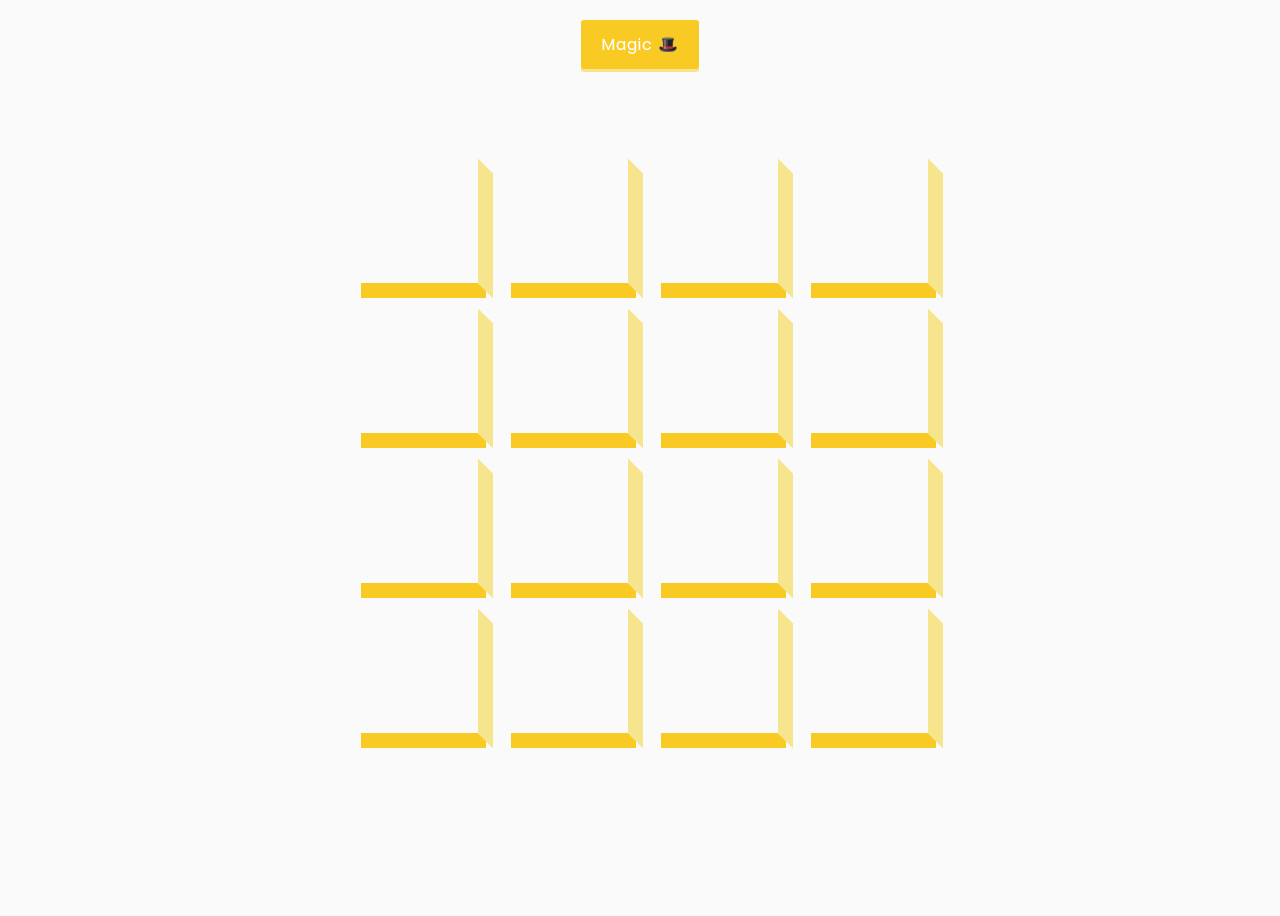
<file: 1. 3d-boxes-backhground/index.html>
<!DOCTYPE html>
<html lang="en">

<head>
    <meta charset="UTF-8">
    <meta http-equiv="X-UA-Compatible" content="IE=edge">
    <meta name="viewport" content="width=device-width, initial-scale=1.0">
    <title>3D Boxes Background</title>
    <link rel="stylesheet" href="https://cdnjs.cloudflare.com/ajax/libs/font-awesome/5.14.0/css/all.min.css"
        integrity="sha512-1PKOgIY59xJ8Co8+NE6FZ+LOAZKjy+KY8iq0G4B3CyeY6wYHN3yt9PW0XpSriVlkMXe40PTKnXrLnZ9+fkDaog=="
        crossorigin="anonymous" />
    <link rel="stylesheet" href="style.css" />
</head>

<body>
    <button id="btn" class="magic"> Magic 🎩 </button>
    <div id="boxes" class="boxes big"></div>
    <script src="script.js"></script>
</body>

</html>
</file>
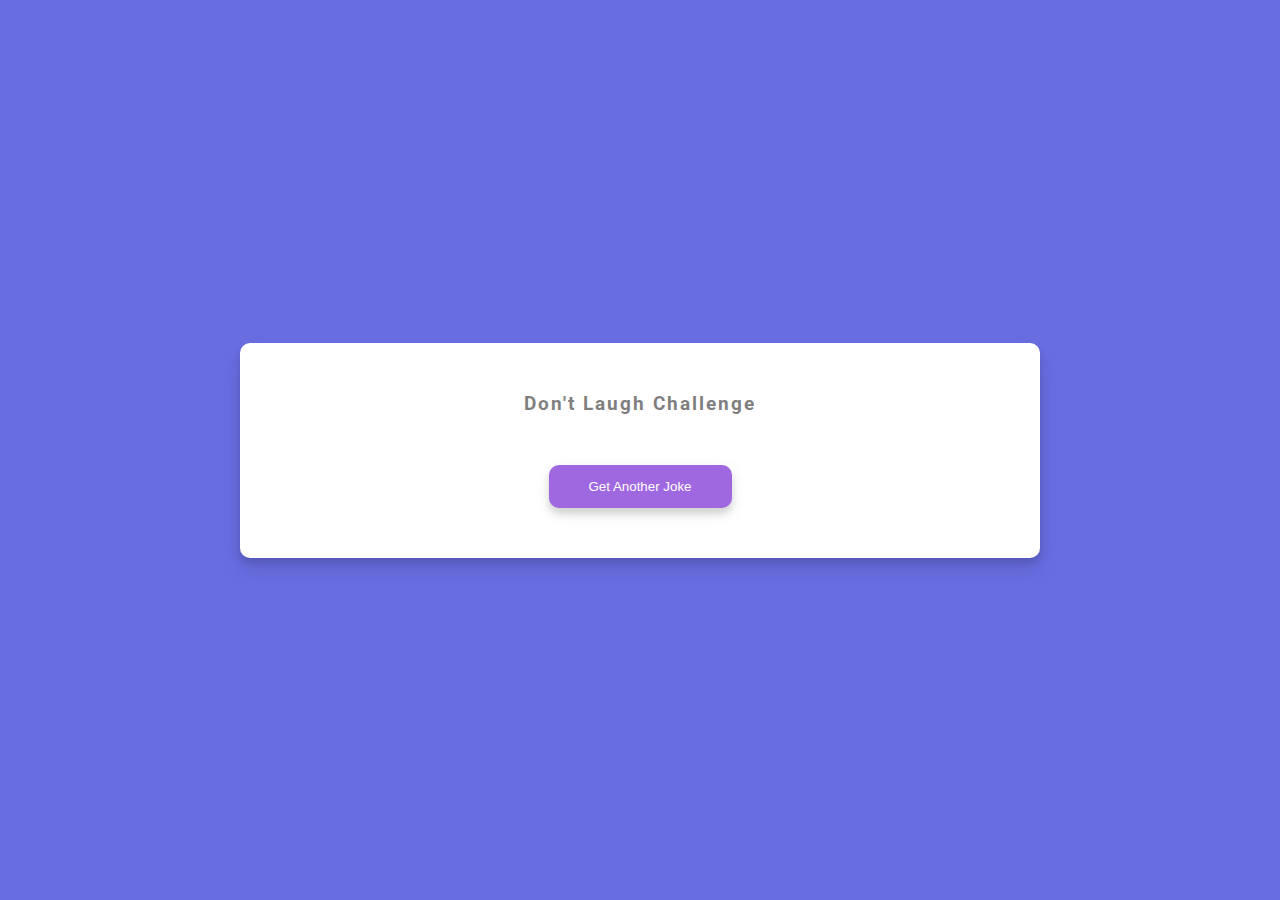
<file: 10. dad-jokes/index.html>
<!DOCTYPE html>
<html lang="en">

<head>
    <meta charset="UTF-8">
    <meta http-equiv="X-UA-Compatible" content="IE=edge">
    <meta name="viewport" content="width=device-width, initial-scale=1.0">
    <link rel="stylesheet" href="style.css">
    <title>Dad Jokes</title>
</head>

<body>
    <div class="container">
        <h3>Don't Laugh Challenge</h3>
        <div id="joke" class="joke"></div>
        <button id="jokeBtn" class="btn">Get Another Joke</button>
    </div>
    <script src="script.js"></script>
</body>

</html>
</file>
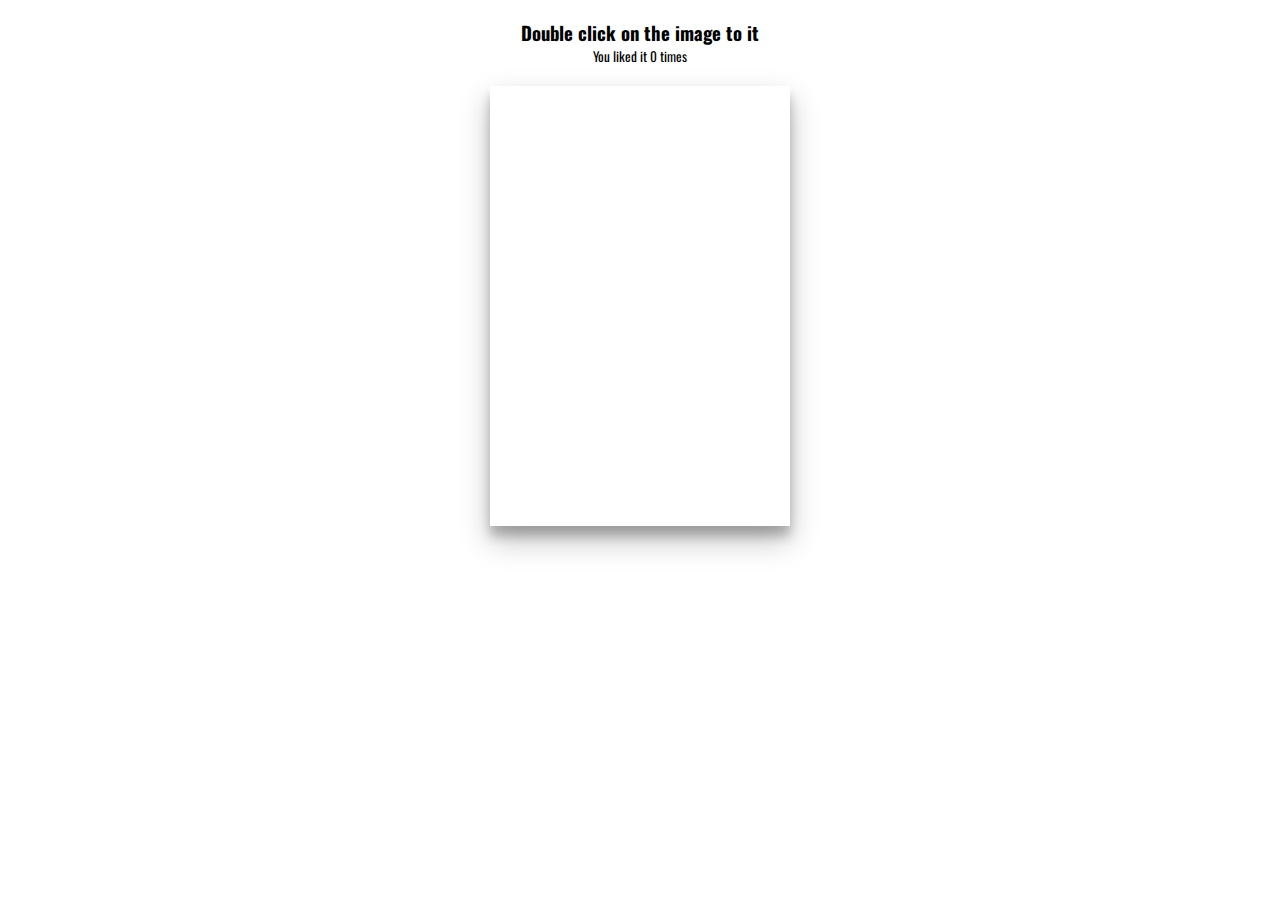
<file: 11. double-click-heart/index.html>
<!DOCTYPE html>
<html lang="en">

<head>
    <meta charset="UTF-8" />
    <meta name="viewport" content="width=device-width, initial-scale=1.0" />
    <link rel="stylesheet" href="https://cdnjs.cloudflare.com/ajax/libs/font-awesome/5.14.0/css/all.min.css"
        integrity="sha512-1PKOgIY59xJ8Co8+NE6FZ+LOAZKjy+KY8iq0G4B3CyeY6wYHN3yt9PW0XpSriVlkMXe40PTKnXrLnZ9+fkDaog=="
        crossorigin="anonymous" />
    <link rel="stylesheet" href="style.css" />
    <title>Double Click Heart</title>
</head>

<body>
    <h3>Double click on the image to <i class="fas fa-heart"></i> it</h3>
    <small>You liked it <span id="times">0</span> times</small>

    <div class="loveMe"></div>

    <script src="script.js"></script>
</body>

</html>
</file>
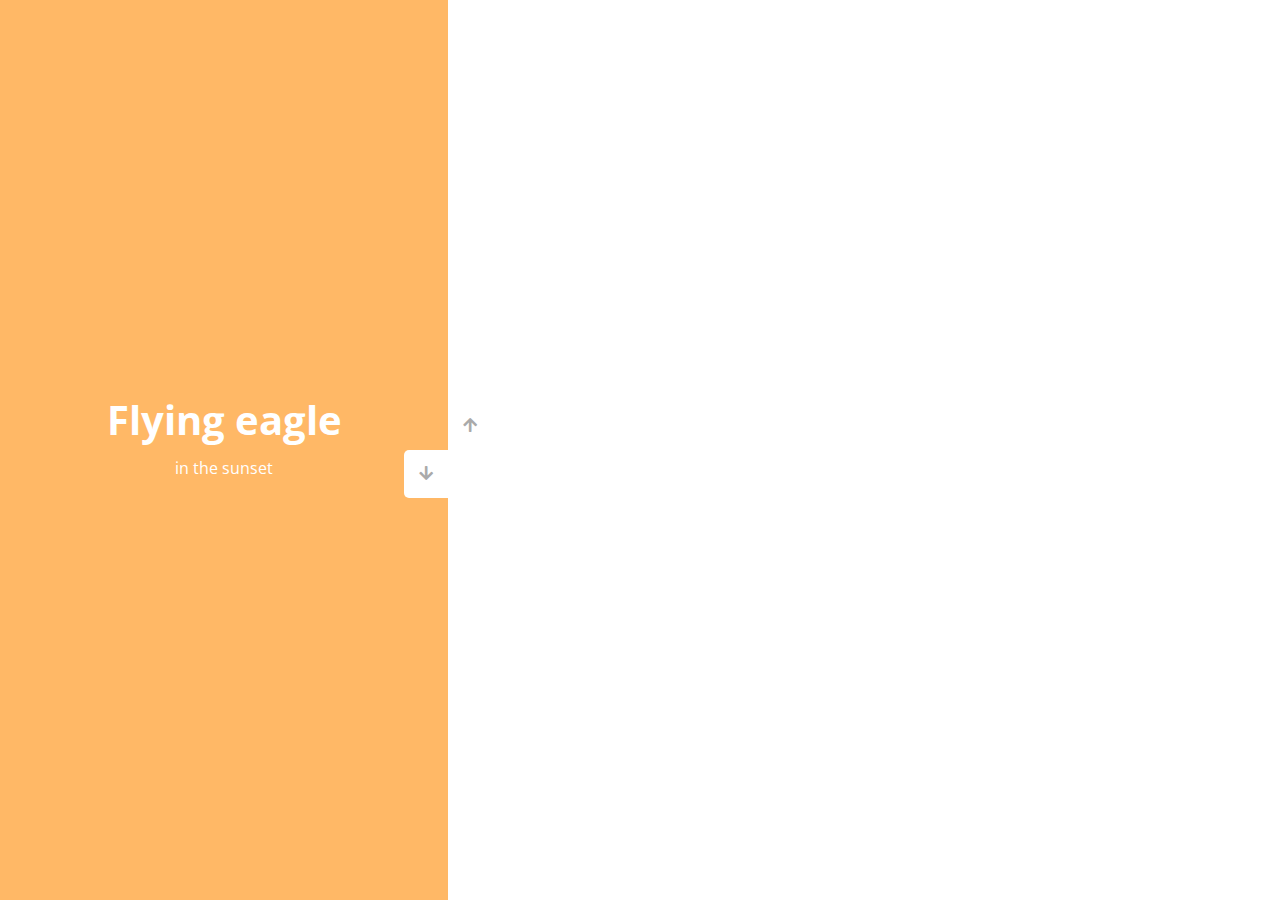
<file: 12. double-verticle-slider/index.html>
<!DOCTYPE html>
<html lang="en">

<head>
    <meta charset="UTF-8" />
    <meta name="viewport" content="width=device-width, initial-scale=1.0" />
    <link rel="stylesheet" href="https://cdnjs.cloudflare.com/ajax/libs/font-awesome/5.15.1/css/all.min.css" />
    <link rel="stylesheet" href="style.css" />
    <title>Vertical Slider</title>
</head>

<body>
    <div class="slider-container">
        <div class="left-slide">
            <div style="background-color: #FD3555">
                <h1>Nature flower</h1>
                <p>all in pink</p>
            </div>
            <div style="background-color: #2A86BA">
                <h1>Bluuue Sky</h1>
                <p>with it's mountains</p>
            </div>
            <div style="background-color: #252E33">
                <h1>Lonely castle</h1>
                <p>in the wilderness</p>
            </div>
            <div style="background-color: #FFB866">
                <h1>Flying eagle</h1>
                <p>in the sunset</p>
            </div>
        </div>
        <div class="right-slide">
            <div
                style="background-image: url('https://images.unsplash.com/photo-1508768787810-6adc1f613514?ixlib=rb-0.3.5&ixid=eyJhcHBfaWQiOjEyMDd9&s=e27f6661df21ed17ab5355b28af8df4e&auto=format&fit=crop&w=1350&q=80')">
            </div>
            <div
                style="background-image: url('https://images.unsplash.com/photo-1519981593452-666cf05569a9?ixlib=rb-0.3.5&ixid=eyJhcHBfaWQiOjEyMDd9&s=90ed8055f06493290dad8da9584a13f7&auto=format&fit=crop&w=715&q=80')">
            </div>
            <div
                style="background-image: url('https://images.unsplash.com/photo-1486899430790-61dbf6f6d98b?ixlib=rb-0.3.5&ixid=eyJhcHBfaWQiOjEyMDd9&s=8ecdee5d1b3ed78ff16053b0227874a2&auto=format&fit=crop&w=1002&q=80')">
            </div>
            <div
                style="background-image: url('https://images.unsplash.com/photo-1510942201312-84e7962f6dbb?ixlib=rb-0.3.5&ixid=eyJhcHBfaWQiOjEyMDd9&s=da4ca7a78004349f1b63f257e50e4360&auto=format&fit=crop&w=1050&q=80')">
            </div>
        </div>
        <div class="action-buttons">
            <button class="down-button">
                <i class="fas fa-arrow-down"></i>
            </button>
            <button class="up-button">
                <i class="fas fa-arrow-up"></i>
            </button>
        </div>
    </div>

    <script src="script.js"></script>
</body>

</html>
</file>
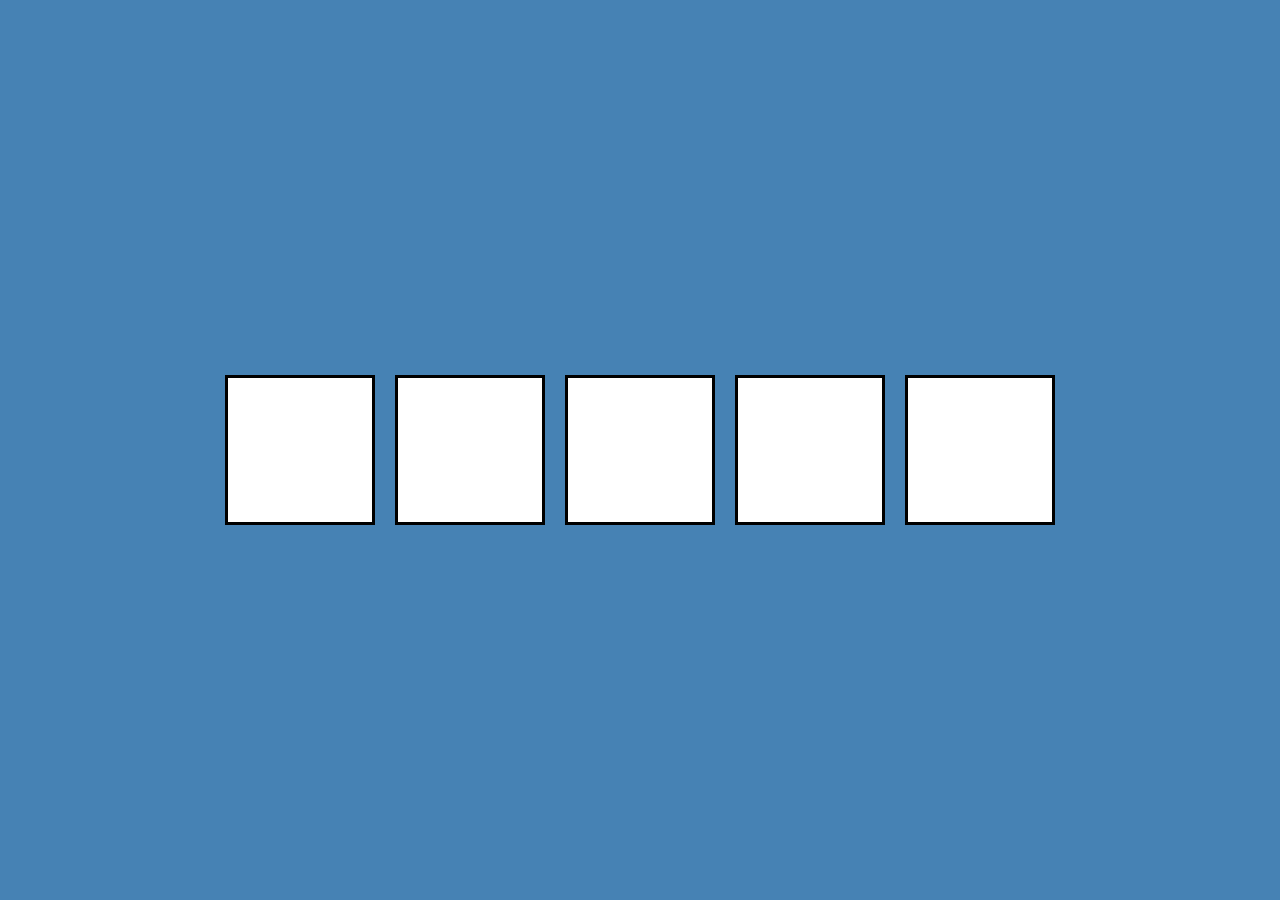
<file: 13. drag-n-drop/index.html>
<!DOCTYPE html>
<html lang="en">

<head>
    <meta charset="UTF-8">
    <meta http-equiv="X-UA-Compatible" content="IE=edge">
    <meta name="viewport" content="width=device-width, initial-scale=1.0">
    <link rel="stylesheet" href="style.css">
    <title>Drag n Drop</title>
</head>

<body>
    <div class="empty">
        <div class="fill"></div>
    </div>
    <div class="empty"></div>
    <div class="empty"></div>
    <div class="empty"></div>
    <div class="empty"></div>

    <script src="script.js"></script>
</body>

</html>
</file>
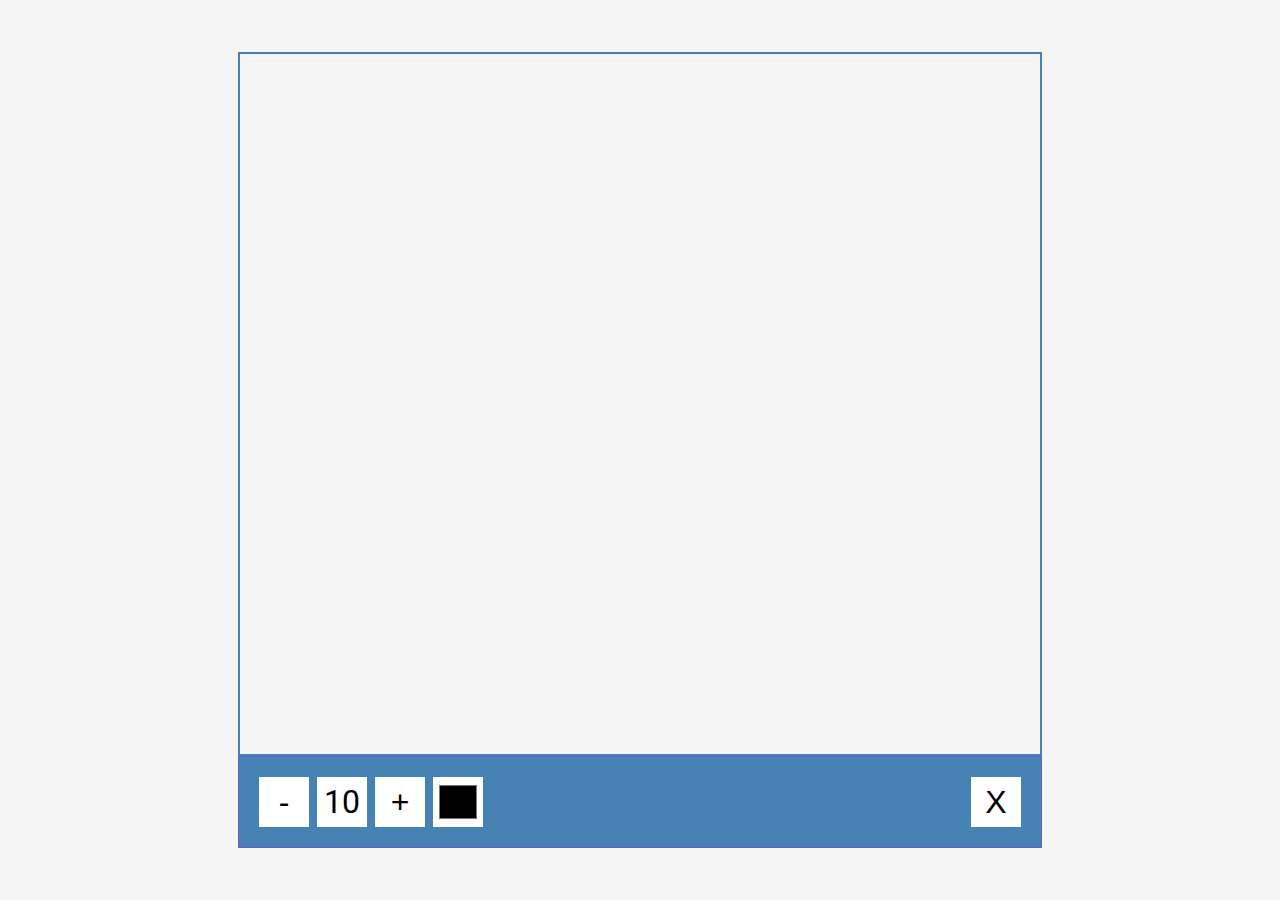
<file: 14. drawing-app/index.html>
<!DOCTYPE html>
<html lang="en">

<head>
    <meta charset="UTF-8">
    <meta http-equiv="X-UA-Compatible" content="IE=edge">
    <meta name="viewport" content="width=device-width, initial-scale=1.0">
    <title>Drawing App</title>
    <link rel="stylesheet" href="style.css" type="text/css">
</head>

<body>
    <canvas id="canvas" width="800" height="700"></canvas>
    <div class="toolbox">
        <button id="decrease">-</button>
        <span id="size">10</span>
        <button id="increase">+</button>
        <input type="color" id="color">
        <button id="clear">X</button>
    </div>

    <script src="script.js"></script>
</body>

</html>
</file>
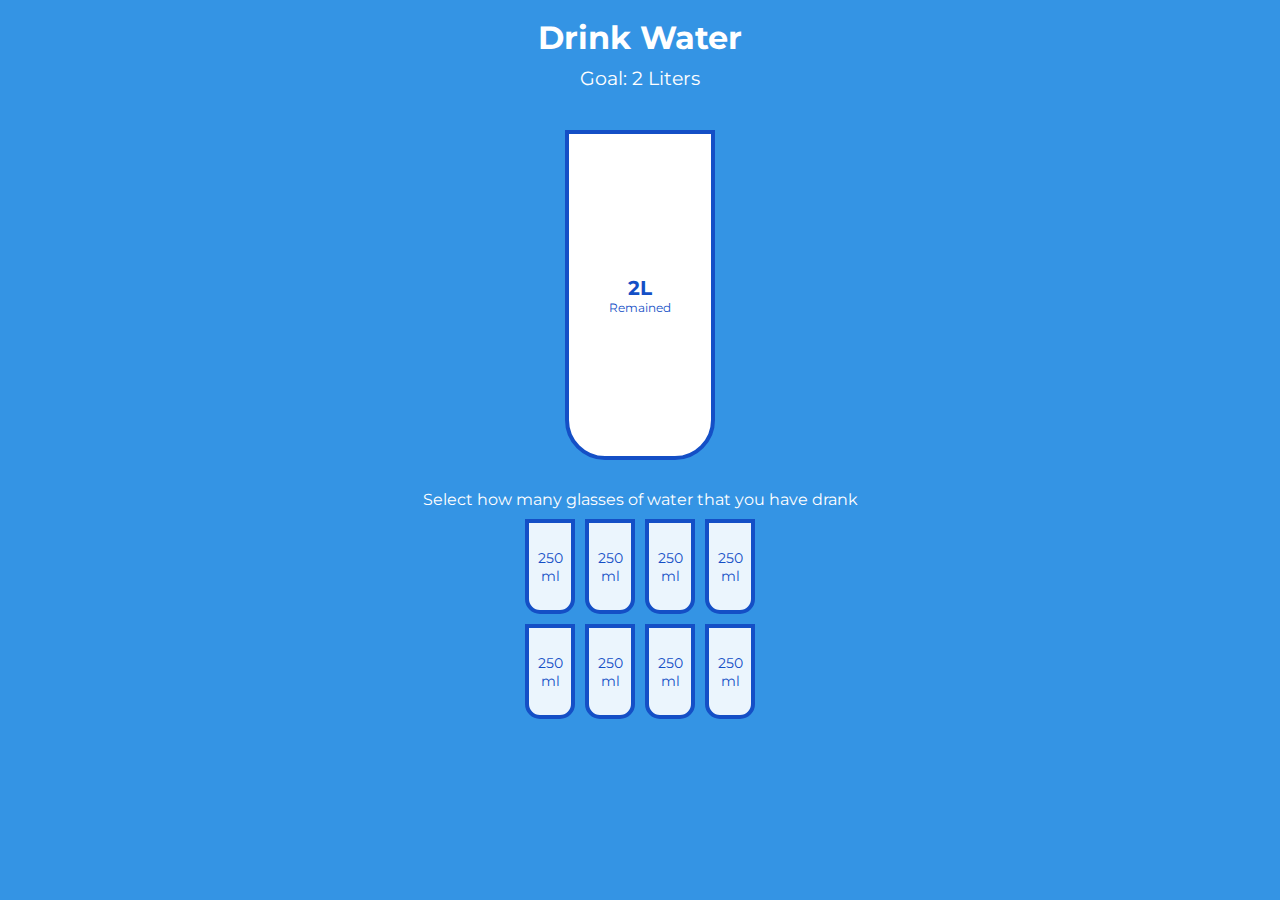
<file: 15. drink-water/index.html>
<!DOCTYPE html>
<html lang="en">
  <head>
    <meta charset="UTF-8" />
    <meta http-equiv="X-UA-Compatible" content="IE=edge" />
    <meta name="viewport" content="width=device-width, initial-scale=1.0" />
    <link rel="stylesheet" href="style.css" />
    <title>Drink Water</title>
  </head>
  <body>
    <h1>Drink Water</h1>
    <h3>Goal: 2 Liters</h3>

    <div class="cup">
      <div class="remained" id="remained">
        <span id="liters"></span>
        <small>Remained</small>
      </div>
      <div class="percentage" id="percentage"></div>
    </div>

    <p class="text">Select how many glasses of water that you have drank</p>

    <div class="cups">
      <div class="cup cup-small">250 ml</div>
      <div class="cup cup-small">250 ml</div>
      <div class="cup cup-small">250 ml</div>
      <div class="cup cup-small">250 ml</div>
      <div class="cup cup-small">250 ml</div>
      <div class="cup cup-small">250 ml</div>
      <div class="cup cup-small">250 ml</div>
      <div class="cup cup-small">250 ml</div>
    </div>

    <script src="script.js"></script>
  </body>
</html>
</file>
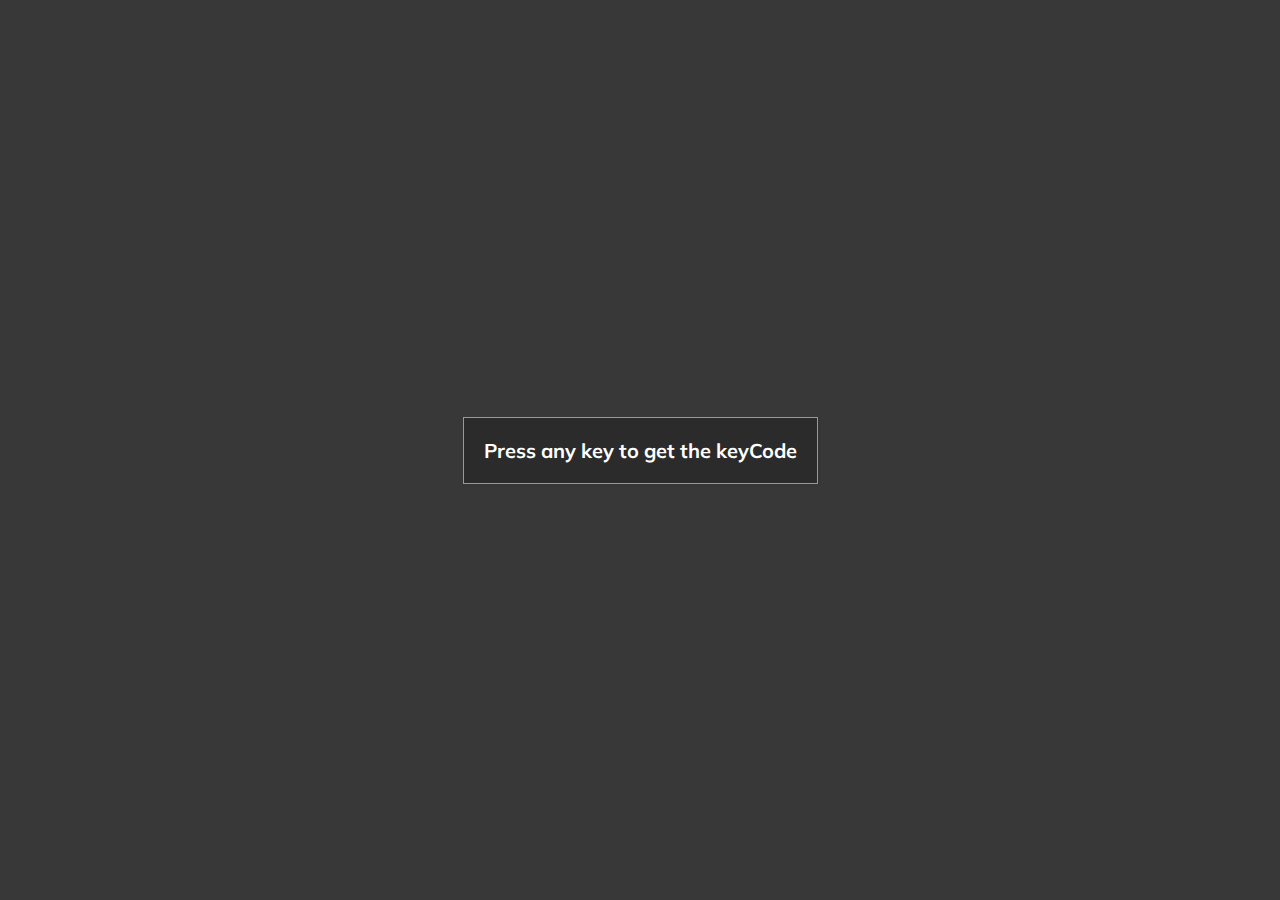
<file: 16. event-keycodes/index.html>
<!DOCTYPE html>
<html lang="en">
  <head>
    <meta charset="UTF-8" />
    <meta name="viewport" content="width=device-width, initial-scale=1.0" />
    <link rel="stylesheet" href="style.css" />
    <title>Event KeyCodes</title>
  </head>
  <body>
    <div id="insert">
      <div class="key">Press any key to get the keyCode</div>
    </div>
    <script src="script.js"></script>
  </body>
</html>
</file>
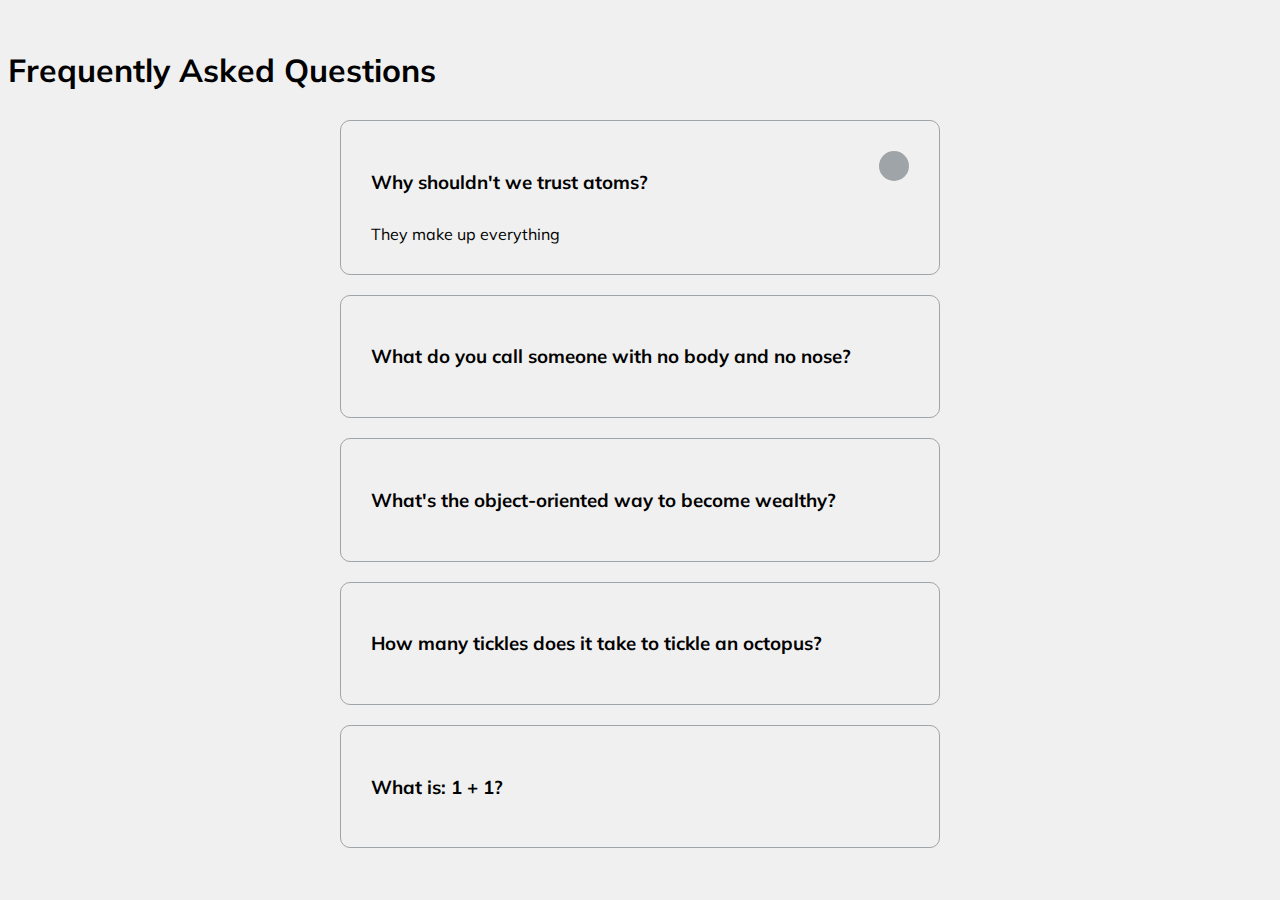
<file: 18. faq-collapse/index.html>
<!DOCTYPE html>
<html lang="en">
  <head>
    <meta charset="UTF-8" />
    <meta name="viewport" content="width=device-width, initial-scale=1.0" />
    <link
      rel="stylesheet"
      href="https://cdnjs.cloudflare.com/ajax/libs/font-awesome/5.14.0/css/all.min.css"
      integrity="sha512-1PKOgIY59xJ8Co8+NE6FZ+LOAZKjy+KY8iq0G4B3CyeY6wYHN3yt9PW0XpSriVlkMXe40PTKnXrLnZ9+fkDaog=="
      crossorigin="anonymous"
    />
    <link rel="stylesheet" href="style.css" />
    <title>FAQ</title>
  </head>
  <body>
    <h1>Frequently Asked Questions</h1>
    <div class="faq-container">
      <div class="faq active">
        <h3 class="faq-title">Why shouldn't we trust atoms?</h3>

        <p class="faq-text">They make up everything</p>

        <button class="faq-toggle">
          <i class="fas fa-chevron-down"></i>
          <i class="fas fa-times"></i>
        </button>
      </div>

      <div class="faq">
        <h3 class="faq-title">
          What do you call someone with no body and no nose?
        </h3>
        <p class="faq-text">Nobody knows.</p>
        <button class="faq-toggle">
          <i class="fas fa-chevron-down"></i>
          <i class="fas fa-times"></i>
        </button>
      </div>

      <div class="faq">
        <h3 class="faq-title">
          What's the object-oriented way to become wealthy?
        </h3>
        <p class="faq-text">Inheritance.</p>
        <button class="faq-toggle">
          <i class="fas fa-chevron-down"></i>
          <i class="fas fa-times"></i>
        </button>
      </div>

      <div class="faq">
        <h3 class="faq-title">
          How many tickles does it take to tickle an octopus?
        </h3>
        <p class="faq-text">Ten-tickles!</p>
        <button class="faq-toggle">
          <i class="fas fa-chevron-down"></i>
          <i class="fas fa-times"></i>
        </button>
      </div>

      <div class="faq">
        <h3 class="faq-title">What is: 1 + 1?</h3>
        <p class="faq-text">Depends on who are you asking.</p>
        <button class="faq-toggle">
          <i class="fas fa-chevron-down"></i>
          <i class="fas fa-times"></i>
        </button>
      </div>
    </div>
    <script src="script.js"></script>
  </body>
</html>
</file>
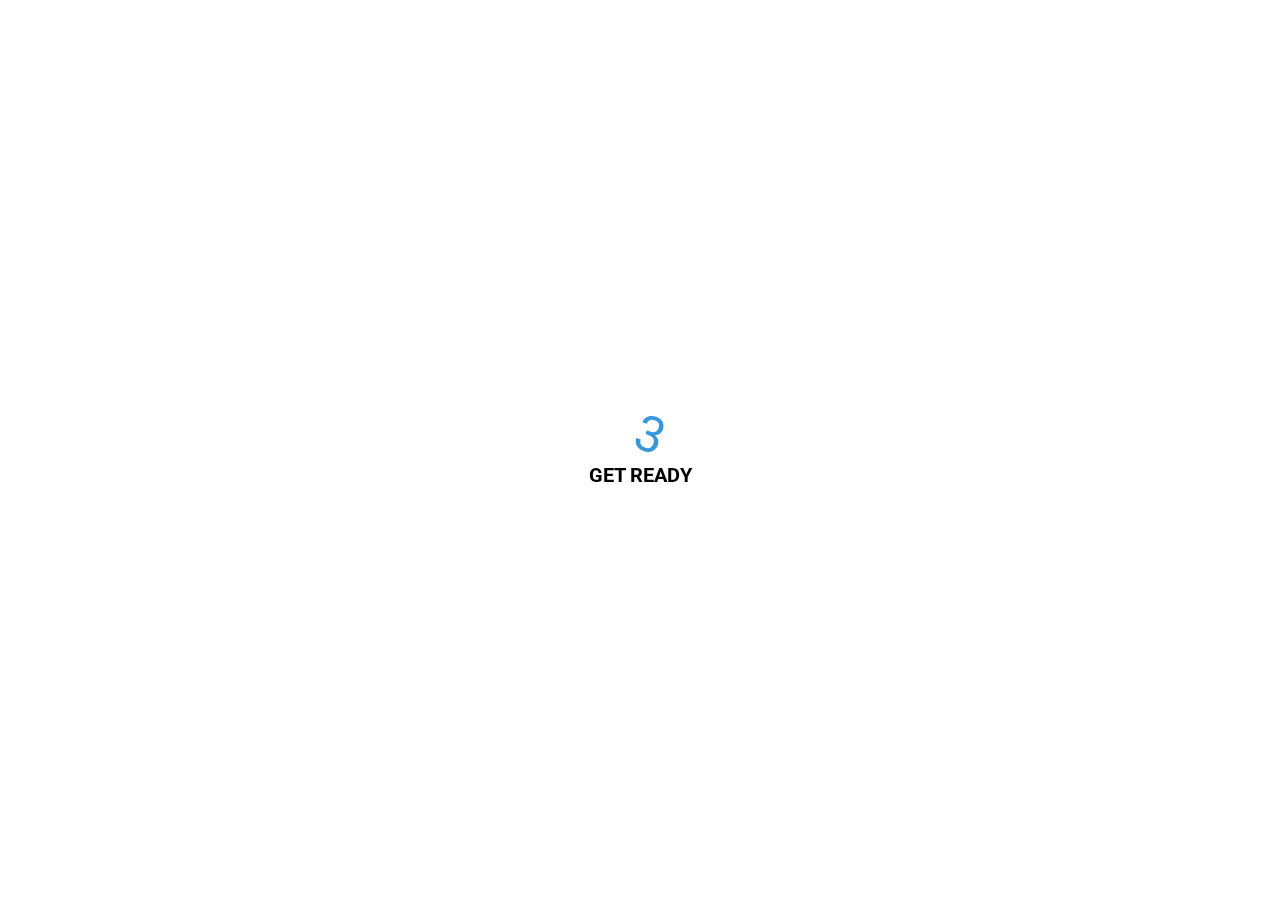
<file: 2. animated-countdown/index.html>
<!DOCTYPE html>
<html lang="en">

<head>
    <meta charset="UTF-8">
    <meta http-equiv="X-UA-Compatible" content="IE=edge">
    <meta name="viewport" content="width=device-width, initial-scale=1.0">
    <title>Animated Countdown</title>
    <link rel="stylesheet" href="style.css" />
</head>

<body>

    <div class="counter">
        <div class="nums">
            <span class="in">3</span>
            <span>2</span>
            <span>1</span>
            <span>0</span>
        </div>
        <h4>Get Ready</h4>
    </div>

    <div class="final">
        <h1>GO</h1>
        <button id="reply">
            <span>Reply</span>
        </button>
    </div>

    <script src="script.js"></script>

</body>

</html>
</file>
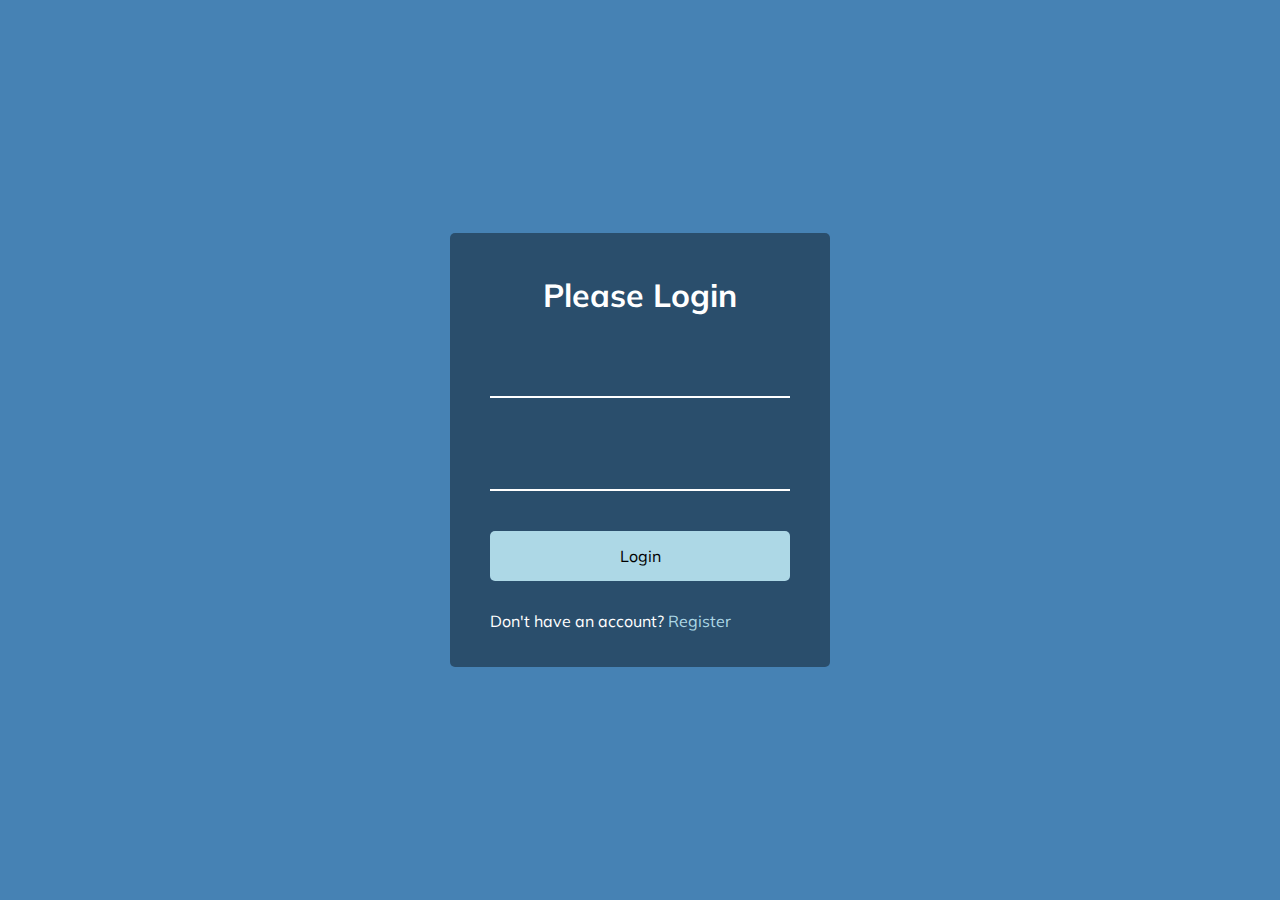
<file: 20. form-input-wave/index.html>
<!DOCTYPE html>
<html lang="en">
  <head>
    <meta charset="UTF-8" />
    <meta http-equiv="X-UA-Compatible" content="IE=edge" />
    <meta name="viewport" content="width=device-width, initial-scale=1.0" />
    <link rel="stylesheet" href="style.css" type="text/css" />
    <title>form-input-wave</title>
  </head>
  <body>
    <div class="container">
      <h1>Please Login</h1>
      <form>
        <div class="form-control">
          <input type="text" required />
          <label>Email</label>
        </div>

        <div class="form-control">
          <input type="password" required />
          <label>Password</label>
        </div>

        <button class="btn">Login</button>
        <p class="text">Don't have an account? <a href="#">Register</a></p>
      </form>
    </div>
    <script src="script.js"></script>
  </body>
</html>
</file>
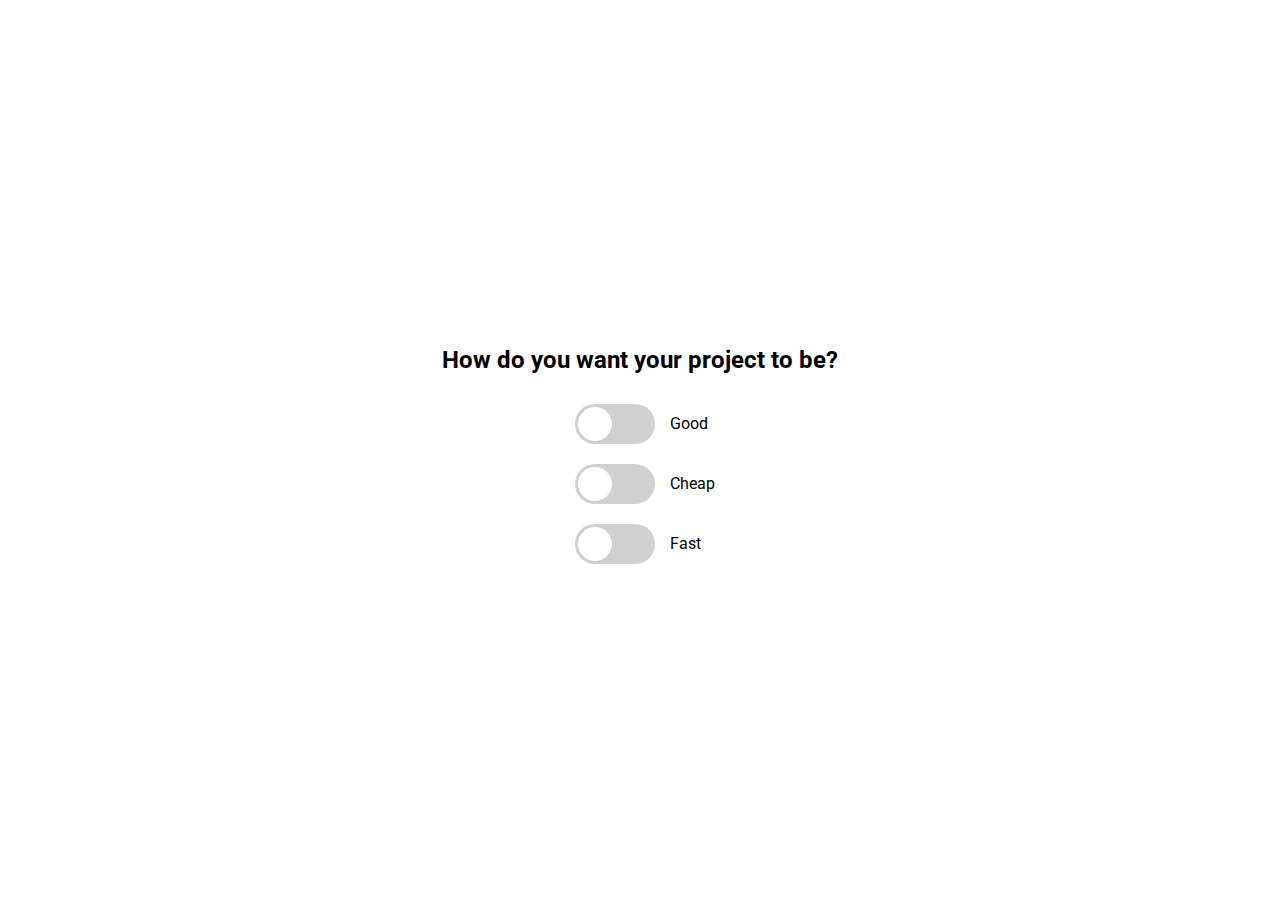
<file: 22. good-cheap-fast/index.html>
<!DOCTYPE html>
<html lang="en">
  <head>
    <meta charset="UTF-8" />
    <meta http-equiv="X-UA-Compatible" content="IE=edge" />
    <meta name="viewport" content="width=device-width, initial-scale=1.0" />
    <link rel="stylesheet" href="style.css" />
    <title>Good Cheap Fast</title>
  </head>
  <body>
    <h2>How do you want your project to be?</h2>

    <div class="toggle-container">
      <input type="checkbox" id="good" class="toggle" />
      <label for="good" class="label">
        <div class="ball"></div>
      </label>
      <span>Good</span>
    </div>

    <div class="toggle-container">
      <input type="checkbox" id="cheap" class="toggle" />
      <label for="cheap" class="label">
        <div class="ball"></div>
      </label>
      <span>Cheap</span>
    </div>

    <div class="toggle-container">
      <input type="checkbox" id="fast" class="toggle" />
      <label for="fast" class="label">
        <div class="ball"></div>
      </label>
      <span>Fast</span>
    </div>

    <script src="script.js"></script>
  </body>
</html>
</file>
<file: 1. 3d-boxes-backhground/style.css>
@import url('https://fonts.googleapis.com/css2?family=Roboto:wght@400;700&display=swap');
@import url('https://fonts.googleapis.com/css2?family=Poppins&display=swap');

* {
    box-sizing: border-box;
}

body {
    background-color: #fafafa;
    font-family: 'Roboto', sans-serif;
    display: flex;
    flex-direction: column;
    align-items: center;
    justify-content: center;
    height: 100vh;
    overflow: hidden;
}

.magic {
    background-color: #f9ca24;
    color: #fff;
    font-family: "Poppins", sans-serif;
    border: 0;
    border-radius: 3px;
    font-size: 16px;
    padding: 12px 20px;
    cursor: pointer;
    position: fixed;
    top: 20px;
    letter-spacing: 1px;
    box-shadow: 0 3px rgba(249, 202, 36, 0.5);
    z-index: 100;
}

.magic:focus {
    outline: none;
}

.magic:active {
    box-shadow: none;
    transform: translateY(2px);
}

.boxes {
    display: flex;
    flex-wrap: wrap;
    justify-content: space-around;
    height: 500px;
    width: 500px;
    position: relative;
    transition: 0.4s ease;
}

.boxes.big {
    width: 600px;
    height: 600px;
}

.boxes.big .box {
    transform: rotateZ(360deg);
}

.box {
    background-image: url('https://media.giphy.com/media/EZqwsBSPlvSda/giphy.gif');
    background-repeat: no-repeat;
    background-size: 500px 500px;
    position: relative;
    height: 125px;
    width: 125px;
    transition: 0.4s ease;
}

.box::after {
    content: "";
    background-color: #f6e58d;
    position: absolute;
    top: 8px;
    right: -15px;
    height: 100%;
    width: 15px;
    transform: skewY(45deg);
}

.box::before {
    content: "";
    background-color: #f9ca24;
    position: absolute;
    bottom: -15px;
    left: 8px;
    height: 15px;
    width: 100%;
    transform: skew;
}
</file>
<file: 10. dad-jokes/style.css>
@import url('https://fonts.googleapis.com/css2?family=Roboto:wght@400;700&display=swap');

* {
    box-sizing: border-box;
}

body {
    background-color: #686de0;
    font-family: 'Roboto', sans-serif;
    display: flex;
    flex-direction: column;
    align-items: center;
    justify-content: center;
    height: 100vh;
    overflow: hidden;
    margin: 0;
    padding: 0;
}

.container {
    background-color: #fff;
    border-radius: 10px;
    box-shadow: 0 10px 20px rgba(0, 0, 0, 0.1), 0 6px 6px rgba(0, 0, 0, 0.1);
    padding: 50px 20px;
    text-align: center;
    max-width: 100%;
    width: 800px;
}

h3 {
    margin: 0;
    opacity: 0.5;
    letter-spacing: 2px;
}

.joke {
    font-family: 30px;
    letter-spacing: 1px;
    line-height: 40px;
    margin: 50px auto;
    max-width: 600px;
}

.btn {
    background-color: #9f68e0;
    color: #fff;
    border: 0;
    border-radius: 10px;
    box-shadow: 0 5px 15px rgba(0, 0, 0, 0.1), 0 6px 6px rgba(0, 0, 0, 0.1);
    padding: 14px 40px;
    font-size: pointer;
}

.btn:active {
    transform: scale(0.98);
}

.btn:focus {
    outline: 0;
}
</file>
<file: 11. double-click-heart/style.css>
@import url('https://fonts.googleapis.com/css?family=Oswald');

* {
    box-sizing: border-box;
}


body {
    font-family: 'Oswald', sans-serif;
    text-align: center;
    overflow: hidden;
    margin: 0;
}

h3 {
    margin-bottom: 0;
    text-align: center;
}

small {
    display: block;
    margin-bottom: 20px;
    text-align: center;
}

.fa-heart {
    color: red;
}

.loveMe {
    height: 440px;
    width: 300px;
    background: url('https://images.unsplash.com/photo-1504215680853-026ed2a45def?ixlib=rb-1.2.1&ixid=eyJhcHBfaWQiOjEyMDd9&auto=format&fit=crop&w=334&q=80') no-repeat center center/cover;
    margin: auto;
    cursor: pointer;
    max-width: 100%;
    box-shadow: 0 14px 28px rgba(0, 0, 0, 0.25), 0 10px 10px rgba(0, 0, 0, 0.22);
    overflow: hidden;
}

.loveMe .fa-heart {
    position: absolute;
    animation: grow 0.6s linear;
    transform: translate(-50%, -50%) scale(0);
}

@keyframes grow {
    to {
        transform: translate(-50%, -50%) scale(10);
        opacity: 0;
    }
}
</file>
<file: 12. double-verticle-slider/style.css>
@import url('https://fonts.googleapis.com/css?family=Open+Sans');

* {
    box-sizing: border-box;
    margin: 0;
    padding: 0;
}

body {
    font-family: 'Open Sans', sans-serif;
    height: 100vh;
}

.slider-container {
    position: relative;
    overflow: hidden;
    width: 100vw;
    height: 100vh;
}

.left-slide {
    height: 100%;
    width: 35%;
    position: absolute;
    top: 0;
    left: 0;
    transition: transform 0.5s ease-in-out;
}

.left-slide>div {
    height: 100%;
    width: 100%;
    display: flex;
    flex-direction: column;
    align-items: center;
    justify-content: center;
    color: #fff;
}

.left-slide h1 {
    font-size: 40px;
    margin-bottom: 10px;
    margin-top: -30px;
}

.right-slide {
    height: 100%;
    position: absolute;
    top: 0;
    left: 35%;
    width: 65%;
    transition: transform 0.5s ease-in-out;
}

.right-slide>div {
    background-repeat: no-repeat;
    background-size: cover;
    background-position: center center;
    height: 100%;
    width: 100%;
}

button {
    background-color: #fff;
    border: none;
    color: #aaa;
    cursor: pointer;
    font-size: 16px;
    padding: 15px;
}

button:hover {
    color: #222;
}

button:focus {
    outline: none;
}

.slider-container .action-buttons button {
    position: absolute;
    left: 35%;
    top: 50%;
    z-index: 100;
}

.slider-container .action-buttons .down-button {
    transform: translateX(-100%);
    border-top-left-radius: 5px;
    border-bottom-left-radius: 5px;
}

.slider-container .action-buttons .up-button {
    transform: translateY(-100%);
    border-top-right-radius: 5px;
    border-bottom-right-radius: 5px;
}
</file>
<file: 13. drag-n-drop/style.css>
* {
    box-sizing: border-box;
}

body {
    background-color: steelblue;
    display: flex;
    align-items: center;
    justify-content: center;
    height: 100vh;
    overflow: hidden;
    margin: 0;
}

.empty {
    height: 150px;
    width: 150px;
    margin: 10px;
    border: solid 3px black;
    background: white;
}

.fill {
    background-image: url('https://source.unsplash.com/random/150x150');
    height: 145px;
    width: 145px;
    cursor: pointer;
}

.hold {
    border: solid 5px #ccc;
}

.hovered {
    background-color: white;
    border-color: white;
    border-style: dashed;
}

@media (max-width: 800px) {
    body {
        flex-direction: column;
    }
}
</file>
<file: 14. drawing-app/style.css>
@import url('https://fonts.googleapis.com/css2?family=Roboto:wght@400;700&display=swap');

* {
    box-sizing: border-box;
}

body {
    background-color: #f5f5f5;
    font-family: 'Roboto', sans-serif;
    display: flex;
    flex-direction: column;
    align-items: center;
    justify-content: center;
    height: 100vh;
    margin: 0;
}

canvas {
    border: 2px solid steelblue;
}

.toolbox {
    background-color: steelblue;
    border: 1px solid slateblue;
    display: flex;
    width: 804px;
    padding: 1rem;
}

.toolbox>* {
    background-color: #fff;
    border: none;
    display: inline-flex;
    align-items: center;
    justify-content: center;
    font-size: 2rem;
    height: 50px;
    width: 50px;
    margin: 0.25rem;
    padding: 0.25rem;
    cursor: pointer;
}

.toolbox>*:last-child {
    margin-left: auto;
}
</file>
<file: 15. drink-water/style.css>
@import url("https://fonts.googleapis.com/css?family=Montserrat:400,600&display=swap");

:root {
  --border-color: #144fc6;
  --fill-color: #6ab3f8;
}

* {
  box-sizing: border-box;
}

body {
  background-color: #3494e4;
  color: #fff;
  font-family: "Montserrat", sans-serif;
  display: flex;
  flex-direction: column;
  align-items: center;
  margin-bottom: 40px;
}

h1 {
  margin: 10px 0 0;
}

h3 {
  font-weight: 400;
  margin: 10px 0;
}

.cup {
  background-color: #fff;
  border: 4px solid var(--border-color);
  color: var(--border-color);
  border-radius: 0 0 40px 40px;
  height: 330px;
  width: 150px;
  margin: 30px 0;
  display: flex;
  flex-direction: column;
  overflow: hidden;
}

.cup.cup-small {
  height: 95px;
  width: 50px;
  border-radius: 0 0 15px 15px;
  background-color: rgba(255, 255, 255, 0.9);
  cursor: pointer;
  font-size: 14px;
  align-items: center;
  justify-content: center;
  text-align: center;
  margin: 5px;
  transition: 0.3s ease;
}

.cup.cup-small.full {
  background-color: var(--fill-color);
  color: #fff;
}

.cups {
  display: flex;
  flex-wrap: wrap;
  align-items: center;
  justify-content: center;
  width: 280px;
}

.remained {
  display: flex;
  flex-direction: column;
  align-items: center;
  justify-content: center;
  text-align: center;
  flex: 1;
  transition: 0.3s ease;
}

.remained span {
  font-size: 20px;
  font-weight: bold;
}

.remained small {
  font-size: 12px;
}

.percentage {
  background-color: var(--fill-color);
  display: flex;
  align-items: center;
  justify-content: center;
  font-weight: bold;
  font-size: 30px;
  height: 0;
  transition: 0.3s ease;
}

.text {
  text-align: center;
  margin: 0 0 5px;
}
</file>
<file: 16. event-keycodes/style.css>
@import url("https://fonts.googleapis.com/css?family=Muli&display=swap");

* {
  box-sizing: border-box;
}

body {
  background-color: #383838;
  font-family: "Muli", sans-serif;
  display: flex;
  align-items: center;
  justify-content: center;
  text-align: center;
  height: 100vh;
  overflow: hidden;
  margin: 0;
}

.key {
  border: 1px solid #999999;
  background-color: #2b2b2b;
  box-shadow: 1px 1px 3px rgba(0, 0, 0, 0.1);
  display: inline-flex;
  align-items: center;
  font-size: 20px;
  font-weight: bold;
  padding: 20px;
  flex-direction: column;
  margin: 10px;
  min-width: 150px;
  color: white;
  position: relative;
}

.key small {
  position: absolute;
  top: -24px;
  left: 0;
  text-align: center;
  width: 100%;
  color: #c4c4c4;
  font-size: 14px;
}
</file>
<file: 18. faq-collapse/style.css>
@import url("https://fonts.googleapis.com/css?family=Muli&display=swap");

* {
  box-sizing: border-box;
}

body {
  font-family: "Muli", sans-serif;
  background-color: #f0f0f0;
}

h1 {
  margin: 50px 0 30px;
}

.faq-container {
  max-width: 600px;
  margin: 0 auto;
}

.faq {
  background-color: transparent;
  border: 1px solid #9fa4a8;
  border-radius: 10px;
  margin: 20px 0;
  padding: 30px;
  position: relative;
  overflow: hidden;
  transition: 0.3s ease;
}

.faq.active::before,
.faq.active::after {
  content: "\f075";
  font-family: "Font Awesome 5 Free";
  color: #2ecc71;
  font-size: 7rem;
  position: absolute;
  opacity: 0.2;
  top: 20px;
  left: 20px;
  z-index: 0;
}

.faq.active::before {
  color: #3498db;
  top: -10px;
  left: -30px;
  transform: rotateY(180deg);
}

.faq-text {
  display: none;
  margin: 30px 0 0;
}

.faq.active .faq-text {
  display: block;
}

.faq-toggle {
  background-color: transparent;
  border: 0;
  border-radius: 50%;
  cursor: pointer;
  display: flex;
  align-items: center;
  justify-content: center;
  font-size: 16px;
  padding: 0;
  position: absolute;
  top: 30px;
  right: 30px;
  height: 30px;
  width: 30px;
}

.faq-toggle:focus {
  outline: 0;
}

.faq-toggle .fa-times {
  display: none;
}

.faq.active .faq-toggle .fa-times {
  color: #fff;
  display: block;
}

.faq.active .faq-toggle .fa-chevron-down {
  display: none;
}

.faq.active .faq-toggle {
  background-color: #9fa4a8;
}
</file>
<file: 2. animated-countdown/style.css>
@import url('https://fonts.googleapis.com/css2?family=Roboto:wght@400;700&display=swap');

* {
    box-sizing: border-box;
}

body {
    font-family: 'Roboto', sans-serif;
    margin: 0;
    height: 100vh;
    overflow: hidden;
}

h4 {
    font-size: 20px;
    margin: 5px;
    text-transform: uppercase;
}

.counter {
    position: fixed;
    top: 50%;
    left: 50%;
    transform: translate(-50%, -50%);
    text-align: center;
}

.counter.hide {
    transform: translate(-50%, -50%) scale(0);
    animation: hide 0.2s ease-out;
}

@keyframes hide {
    0% {
        transform: translate(-50%, -50%) scale(1);
    }

    100% {
        transform: translate(-50%, -50%) scale(0);
    }
}

.final {
    position: fixed;
    top: 50%;
    left: 50%;
    transform: translate(-50%, -50%) scale(0);
    text-align: center;
}

.final.show {
    transform: translate(-50%, -50%) scale(1);
    animation: show 0.2s ease-out;
}

@keyframes show {
    0% {
        transform: translate(-50%, -50%) scale(0);
    }

    30% {
        transform: translate(-50%, -50%) scale(1.4);
    }

    100% {
        transform: translate(-50%, -50%) scale(1);
    }
}

.nums {
    color: #3498db;
    font-size: 50px;
    position: relative;
    overflow: hidden;
    width: 250px;
    height: 50px;
}

.nums span {
    position: absolute;
    top: 50%;
    left: 50%;
    transform: translate(-50%, -50%) rotate(120deg);
    transform-origin: bottom center;
}

.nums span.in {
    transform: translate(-50%, -50%) rotate(20deg);
    animation: goIn 0.5s ease-in-out;
}

.nums span.out {
    animation: goOut 0.5s ease-in-out;
}

@keyframes goIn {
    0% {
        transform: translate(-50%, -50%) rotate(120deg);
        ;
    }

    30% {
        transform: translate(-50%, -50%) rotate(-20deg);
    }

    60% {
        transform: translate(-50%, -50%) rotate(10deg);
    }

    100% {
        transform: translate(-50%, -50%) rotate(0deg);
    }
}

@keyframes goOut {
    0% {
        transform: translate(-50%, -50%) rotate(0deg);
        ;
    }

    6% {
        transform: translate(-50%, -50%) rotate(20deg);
        ;
    }

    100% {
        transform: translate(-50%, -50%) rotate(-120deg);
        ;
    }
}

#reply {
    background-color: #3498db;
    border-radius: 3px;
    border: none;
    color: aliceblue;
    padding: 5px;
    text-align: center;
    display: inline-block;
    cursor: pointer;
    transition: all 0.3s;
}

#reply span {
    cursor: pointer;
    display: inline-block;
    position: relative;
    transition: 0.3s;
}

#reply span:after {
    content: '\00bb';
    position: absolute;
    opacity: 0;
    top: 0;
    right: -20px;
    transition: 0.5s;
}

#reply:hover span {
    padding-right: 25px;
}

#reply:hover span:after {
    opacity: 1;
    right: 0;
}
</file>
<file: 20. form-input-wave/style.css>
@import url("https://fonts.googleapis.com/css?family=Muli&display=swap");

* {
  box-sizing: border-box;
}

body {
  background-color: steelblue;
  color: #fff;
  font-family: "Muli", sans-serif;
  display: flex;
  flex-direction: column;
  align-items: center;
  justify-content: center;
  height: 100vh;
  overflow: hidden;
  margin: 0;
}
.container {
  background-color: rgba(0, 0, 0, 0.4);
  padding: 20px 40px;
  border-radius: 5px;
}
.container h1 {
  text-align: center;
  margin-bottom: 30px;
}
.container a {
  text-decoration: none;
  color: lightblue;
}
.btn {
  cursor: pointer;
  display: inline-block;
  width: 100%;
  background: lightblue;
  padding: 15px;
  font-family: inherit;
  font-size: 16px;
  border: 0;
  border-radius: 5px;
}
.btn.focus {
  outline: 0;
}

.btn:active {
  transform: scale(0.98);
}
.text {
  margin-top: 30px;
}
.form-control {
  position: relative;
  margin: 20px 0 40px;
  width: 300px;
}
.form-control input {
  background-color: transparent !important;
  border: 0;
  border-bottom: 2px #fff solid;
  display: block;
  width: 100%;
  padding: 15px 0;
  font-size: 18px;
  color: #fff;
}

.form-control input:focus .form-control input:valid {
  outline: 0;
  border-bottom-color: lightblue;
}
</file>
<file: 22. good-cheap-fast/style.css>
@import url("https://fonts.googleapis.com/css2?family=Roboto:wght@400;700&display=swap");

* {
  box-sizing: border-box;
}

body {
  font-family: "Roboto", sans-serif;
  display: flex;
  flex-direction: column;
  align-items: center;
  justify-content: center;
  height: 100vh;
  overflow: hidden;
  margin: 0;
}

.toggle-container {
  display: flex;
  align-items: center;
  margin: 10px 0;
  width: 200px;
}

.toggle {
  visibility: hidden;
}

.label {
  position: relative;
  background-color: #d0d0d0;
  border-radius: 50px;
  cursor: pointer;
  display: inline-block;
  margin: 0 15px 0;
  width: 80px;
  height: 40px;
}

.toggle:checked + .label {
  background-color: #8e44ad;
}

.ball {
  background: #fff;
  height: 34px;
  width: 34px;
  border-radius: 50%;
  position: absolute;
  top: 3px;
  left: 3px;
  align-items: center;
  justify-content: center;
  animation: slideOff 0.3s linear forwards;
}

.toggle:checked + .label .ball {
  animation: slideOn 0.3s linear forwards;
}

/* slideOff */
@keyframes slideOn {
  0% {
    transform: translateX(0) scale(1);
  }
  50% {
    transform: translateX(20px) scale(1.2);
  }
  100% {
    transform: translateX(40px) scale(1);
  }
}

/* SlideOff */
@keyframes slideOff {
  0% {
    transform: translateX(40px) scale(1);
  }
  50% {
    transform: translateX(20px) scale(1.2);
  }
  100% {
    transform: translateX(0) scale(1);
  }
}
</file>
